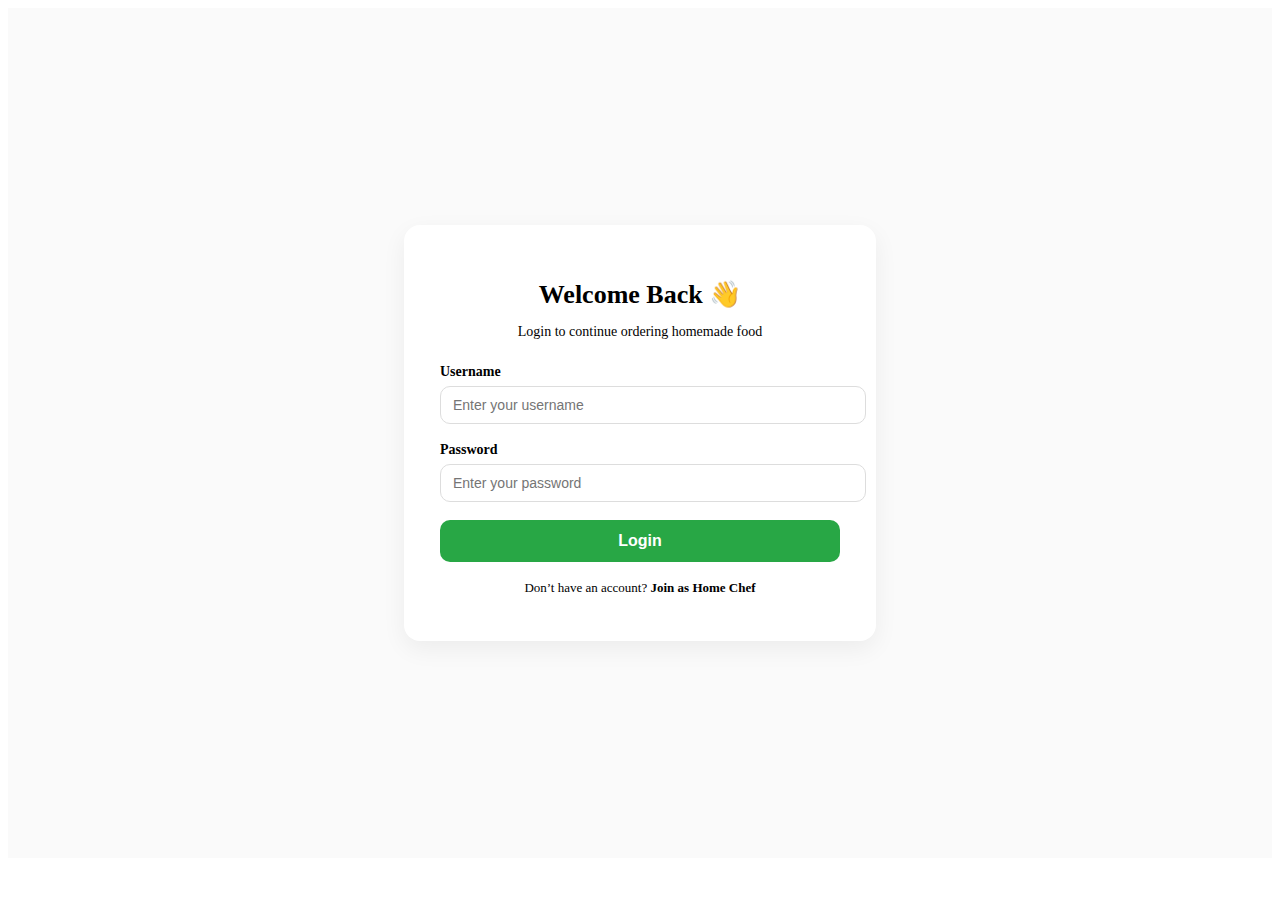
<file: login.html>
<!DOCTYPE html>
<html lang="en">
<head>
  <meta charset="UTF-8">
  <meta name="viewport" content="width=device-width, initial-scale=1.0">
  <title>Document</title>
  <link rel="stylesheet" href="login.css">
</head>
<body>
  <section class="login-section">
  <div class="login-card">
    <h2>Welcome Back 👋</h2>
    <p class="subtitle">Login to continue ordering homemade food</p>
    <form action="insert.php" id="loginForm" method="POST">
      <div class="input-group">
        <label for="username">Username</label>
        <input type="text" id="username" name="email" placeholder="Enter your username" required>
      </div>

      <div class="input-group">
        <label for="password">Password</label>
        <input type="password" id="password" name="password" placeholder="Enter your password" required>
      </div>

      <button type="submit" class="btn primary login-btn">Login</button>

      <p class="small-text">
        Don’t have an account?
        <a href="#" class="signup-link">Join as Home Chef</a>
      </p>
    </form>
  </div>
</section>

</body>
</html>
</file>
<file: login.css>
.login-section {
    display: flex;
    align-items: center;
    justify-content: center;
    min-height: 90vh;
    background: #fafafa;
    padding: 20px;
}

.login-card {
    background: #fff;
    padding: 32px 36px;
    border-radius: 16px;
    box-shadow: 0 8px 24px rgba(0, 0, 0, 0.06);
    max-width: 400px;
    width: 100%;
    text-align: center;
}

.login-card h2 {
    margin-bottom: 8px;
    color: var(--dark);
    font-size: 26px;
}

.subtitle {
    color: var(--muted);
    font-size: 14px;
    margin-bottom: 24px;
}

.input-group {
    text-align: left;
    margin-bottom: 18px;
}

.input-group label {
    display: block;
    font-weight: 600;
    color: var(--dark);
    margin-bottom: 6px;
    font-size: 14px;
}

.input-group input {
    width: 100%;
    padding: 10px 12px;
    border-radius: 10px;
    border: 1.8px solid #ddd;
    outline: none;
    font-size: 14px;
    transition: border-color 0.2s ease;
}

.input-group input:focus {
    border-color: var(--green);
    box-shadow: 0 0 4px rgba(47, 168, 79, 0.3);
}

.login-btn {
    width: 100%;
    padding: 12px;
    border: none;
    border-radius: 10px;
    /* background: var(--green); */
    background-color: #28a745;
    color: #fff;
    font-weight: 700;
    font-size: 16px;
    cursor: pointer;
    transition: background 0.25s ease;
}

.login-btn:hover {
    background: #1e8035;
}

.small-text {
    font-size: 13px;
    color: var(--muted);
    margin-top: 18px;
}

.signup-link {
    color: var(--green);
    text-decoration: none;
    font-weight: 600;
}

.signup-link:hover {
    text-decoration: underline;
}

/* Mobile-friendly */
@media (max-width: 480px) {
    .login-card {
        padding: 24px;
    }

    .login-card h2 {
        font-size: 22px;
    }
}
</file>
